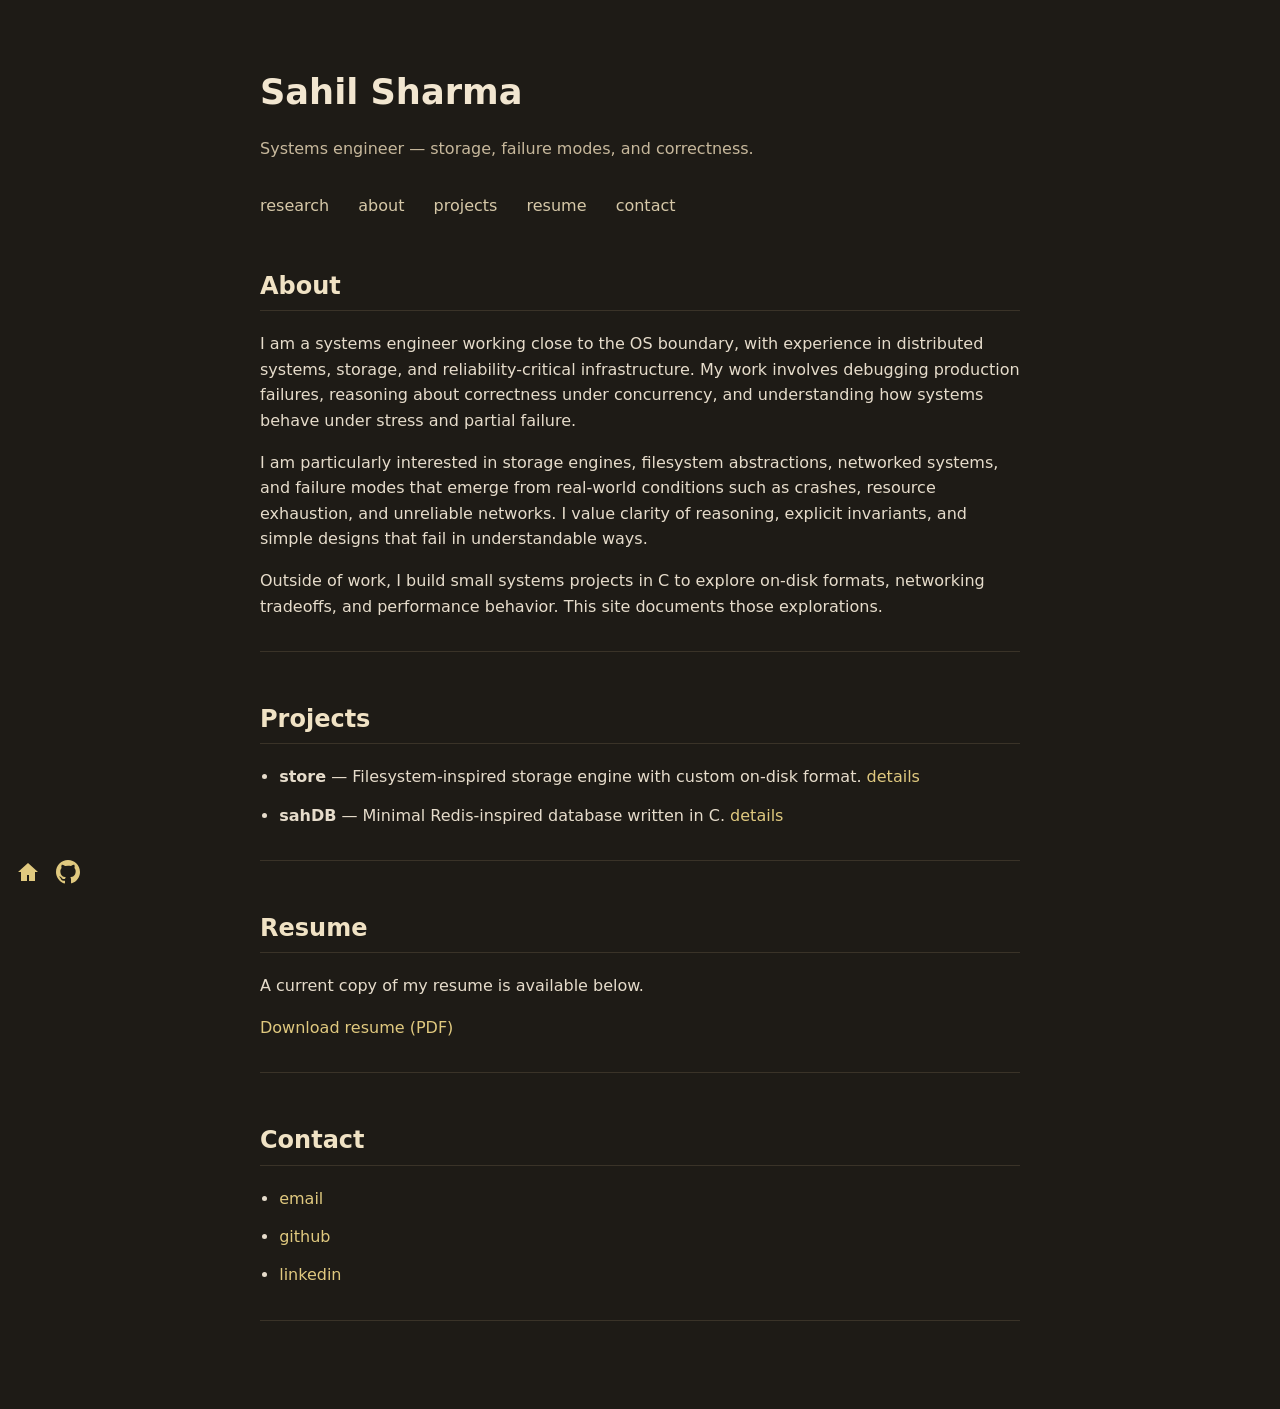
<file: index.html>
<!DOCTYPE html>
<html lang="en">
<head>
  <meta charset="UTF-8">
  <title>Sahil Sharma</title>
  <link rel="stylesheet" href="style.css">
</head>
<body>
  <main>
    <h1>Sahil Sharma</h1>
    <p class="tagline">Systems engineer — storage, failure modes, and correctness.</p>

    <nav>
      <a href="/research/">research</a>
      <a href="#about">about</a>
      <a href="#projects">projects</a>
      <a href="#resume">resume</a>
      <a href="#contact">contact</a>
    </nav>

    <section id="about">
      <h2>About</h2>
      <p>
        I am a systems engineer working close to the OS boundary, with experience in distributed systems, storage, and reliability-critical infrastructure. My work involves debugging production failures, reasoning about correctness under concurrency, and understanding how systems behave under stress and partial failure.
      </p>
      <p>
        I am particularly interested in storage engines, filesystem abstractions, networked systems, and failure modes that emerge from real-world conditions such as crashes, resource exhaustion, and unreliable networks. I value clarity of reasoning, explicit invariants, and simple designs that fail in understandable ways.
      </p>
      <p>
        Outside of work, I build small systems projects in C to explore on-disk formats, networking tradeoffs, and performance behavior. This site documents those explorations.
      </p>
    </section>

    <section id="projects">
      <h2>Projects</h2>
      <div id="projects-list">
        <!-- JS will inject minimal project summaries -->
      </div>
    </section>

    <section id="resume">
      <h2>Resume</h2>
      <p>A current copy of my resume is available below.</p>
      <p><a href="resume/Sahil_Sharma_Resume.pdf" target="_blank" rel="noopener">Download resume (PDF)</a></p>
    </section>

    <section id="contact">
      <h2>Contact</h2>
      <ul>
        <li><a href="mailto:sahilsharma.r@proton.me">email</a></li>
        <li><a href="https://github.com/rsa-sha">github</a></li>
        <li><a href="https://www.linkedin.com/in/sharmasahil16661">linkedin</a></li>
      </ul>
    </section>
  </main>

  <script>
    // Smooth scroll for internal links
    document.querySelectorAll('a[href^="#"]').forEach(anchor => {
      anchor.addEventListener("click", function (e) {
        e.preventDefault();
        const target = document.querySelector(this.getAttribute("href"));
        if (target) {
          target.scrollIntoView({ behavior: "smooth", block: "start" });
          history.pushState(null, null, this.getAttribute("href"));
        }
      });
    });
  </script>

  <script src="main.js"></script>

  <footer>
  <a href="/" class="footer-icon" title="Home">
    <!-- House SVG -->
    <svg xmlns="http://www.w3.org/2000/svg" viewBox="0 0 24 24" width="24" height="24" fill="currentColor">
      <path d="M12 3l10 9h-3v9h-6v-6h-2v6H5v-9H2z"/>
    </svg>
  </a>

  <a href="https://github.com/rsa-sha" target="_blank" rel="noopener" class="footer-icon" title="GitHub">
    <!-- GitHub SVG -->
    <svg xmlns="http://www.w3.org/2000/svg" viewBox="0 0 24 24" width="24" height="24" fill="currentColor">
      <path d="M12 0C5.37 0 0 5.37 0 12c0 5.3 3.438 9.8 8.205 11.385.6.113.82-.258.82-.577v-2.16c-3.338.726-4.033-1.61-4.033-1.61-.546-1.387-1.333-1.756-1.333-1.756-1.09-.745.083-.729.083-.729 1.205.084 1.84 1.237 1.84 1.237 1.07 1.835 2.807 1.305 3.492.998.108-.775.418-1.305.76-1.605-2.665-.305-5.467-1.332-5.467-5.932 0-1.31.468-2.382 1.236-3.222-.124-.304-.536-1.527.116-3.18 0 0 1.008-.322 3.3 1.23a11.5 11.5 0 013.003-.403c1.02.005 2.047.138 3.003.403 2.29-1.552 3.296-1.23 3.296-1.23.654 1.653.242 2.876.118 3.18.77.84 1.236 1.912 1.236 3.222 0 4.61-2.807 5.625-5.479 5.922.43.37.823 1.102.823 2.222v3.293c0 .32.216.694.825.576C20.565 21.796 24 17.297 24 12c0-6.63-5.37-12-12-12z"/>
    </svg>
  </a>
</footer>
</body>
</html>
</file>
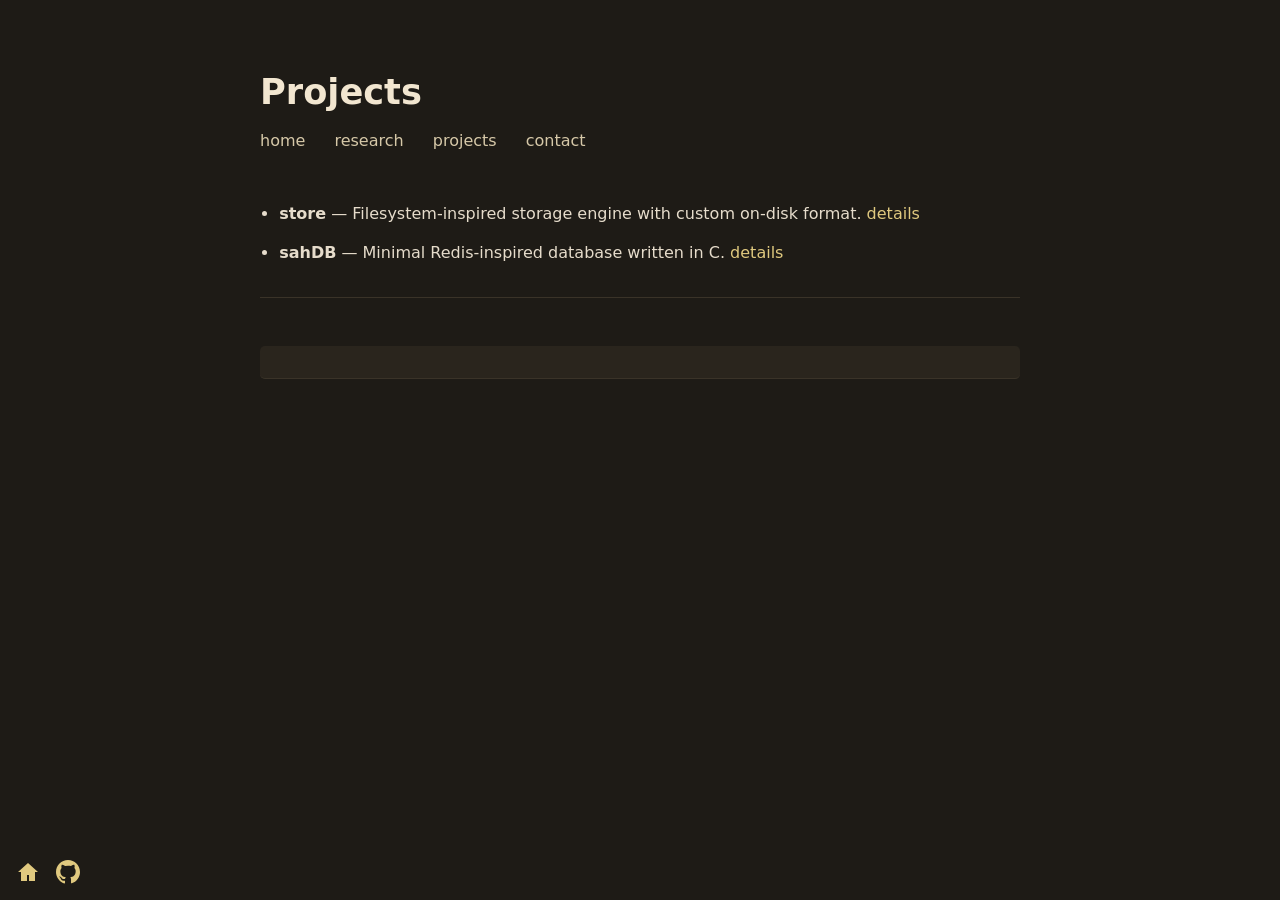
<file: projects.html>
<!DOCTYPE html>
<html lang="en">
<head>
  <meta charset="UTF-8" />
  <title>Projects — Sahil Sharma</title>
  <link rel="stylesheet" href="style.css" />
</head>
<body>
  <main>
    <h1>Projects</h1>
    <nav>
      <a href="/">home</a>
      <a href="/research">research</a>
      <a href="/projects.html">projects</a>
      <a href="#contact">contact</a>
    </nav>

    <section id="projects-list"></section>
    <section id="viewer"></section>
  </main>

  <script src="projects.js"></script>

  <footer>
  <a href="/" class="footer-icon" title="Home">
    <!-- House SVG -->
    <svg xmlns="http://www.w3.org/2000/svg" viewBox="0 0 24 24" fill="currentColor">
      <path d="M12 3l10 9h-3v9h-6v-6h-2v6H5v-9H2z"/>
    </svg>
  </a>

  <a href="https://github.com/rsa-sha" target="_blank" rel="noopener" class="footer-icon" title="GitHub">
    <!-- GitHub SVG -->
    <svg xmlns="http://www.w3.org/2000/svg" viewBox="0 0 24 24" fill="currentColor">
      <path d="M12 0C5.37 0 0 5.37 0 12c0 5.3 3.438 9.8 8.205 11.385.6.113.82-.258.82-.577v-2.16c-3.338.726-4.033-1.61-4.033-1.61-.546-1.387-1.333-1.756-1.333-1.756-1.09-.745.083-.729.083-.729 1.205.084 1.84 1.237 1.84 1.237 1.07 1.835 2.807 1.305 3.492.998.108-.775.418-1.305.76-1.605-2.665-.305-5.467-1.332-5.467-5.932 0-1.31.468-2.382 1.236-3.222-.124-.304-.536-1.527.116-3.18 0 0 1.008-.322 3.3 1.23a11.5 11.5 0 013.003-.403c1.02.005 2.047.138 3.003.403 2.29-1.552 3.296-1.23 3.296-1.23.654 1.653.242 2.876.118 3.18.77.84 1.236 1.912 1.236 3.222 0 4.61-2.807 5.625-5.479 5.922.43.37.823 1.102.823 2.222v3.293c0 .32.216.694.825.576C20.565 21.796 24 17.297 24 12c0-6.63-5.37-12-12-12z"/>
    </svg>
  </a>
</footer>
</body>
</html>
</file>
<file: style.css>
/* Base */
body {
  font-family: system-ui, -apple-system, BlinkMacSystemFont, sans-serif;
  background: #1e1b16;
  color: #e6dccb;
  margin: 0;
  padding: 2.5rem;
  line-height: 1.6;
}

main {
  max-width: 760px;
  margin: auto;
}

/* Headings */
h1 {
  font-size: 2.2rem;
  margin-bottom: 0.5rem;
  color: #f2e6d0;
}

h2 {
  margin-top: 3rem;
  font-size: 1.5rem;
  color: #f0e2c4;
  border-bottom: 1px solid #3a3328;
  padding-bottom: 0.3rem;
}

h3 {
  margin-top: 2rem;
  font-size: 1.25rem;
  color: #e6d8b7;
}

.tagline {
  color: #c7b89c;
  margin-bottom: 2rem;
}

/* Navigation */
nav {
  margin-bottom: 3rem;
}

nav a {
  margin-right: 1.5rem;
  color: #d6c8a8;
  text-decoration: none;
}

nav a:hover {
  text-decoration: underline;
}

/* Sections */
section {
  margin-bottom: 3rem;
  padding-bottom: 1rem;
  border-bottom: 1px solid #3a3328;
}

/* Lists */
ul {
  padding-left: 1.2rem;
}

li {
  margin-bottom: 0.8rem;
}

/* Links */
a {
  color: #e0c97f;
  text-decoration: none;
}

a:hover {
  text-decoration: underline;
}

/* Meta info */
.meta {
  color: #c7b89c;
  font-size: 0.9rem;
  display: block;
  margin-bottom: 0.5rem;
}

/* Controls */
.controls {
  margin-bottom: 1rem;
}

/* Code/Markdown blocks */
pre {
  background: #2a251d;
  padding: 0.8rem;
  overflow-x: auto;
  border-radius: 4px;
}

code {
  background: #2a251d;
  padding: 0.2rem 0.4rem;
  border-radius: 3px;
  font-family: monospace;
}

/* Research viewer spacing */
#viewer {
  margin-top: 2rem;
  padding: 1rem;
  background: #2a251d;
  border-radius: 5px;
}

#project-viewer {
  margin-top: 2rem;
  padding: 1rem;
  background: #2a251d;
  border-radius: 5px;
  border: 1px solid #3a3328;
}

/* Footer */
footer {
  position: fixed;
  bottom: 1rem;
  right: 1rem;
  display: flex;
  gap: 1rem;
  z-index: 1000;
}

footer .footer-icon {
  display: inline-flex;
  align-items: center;
  justify-content: center;
  color: #e0c97f;
  text-decoration: none;
  transition: color 0.2s ease;
}

footer .footer-icon:hover {
  color: #f2e6d0;
}

footer svg {
  width: 24px;
  height: 24px;
}

footer {
  left: 1rem;
  right: auto;
}
</file>
